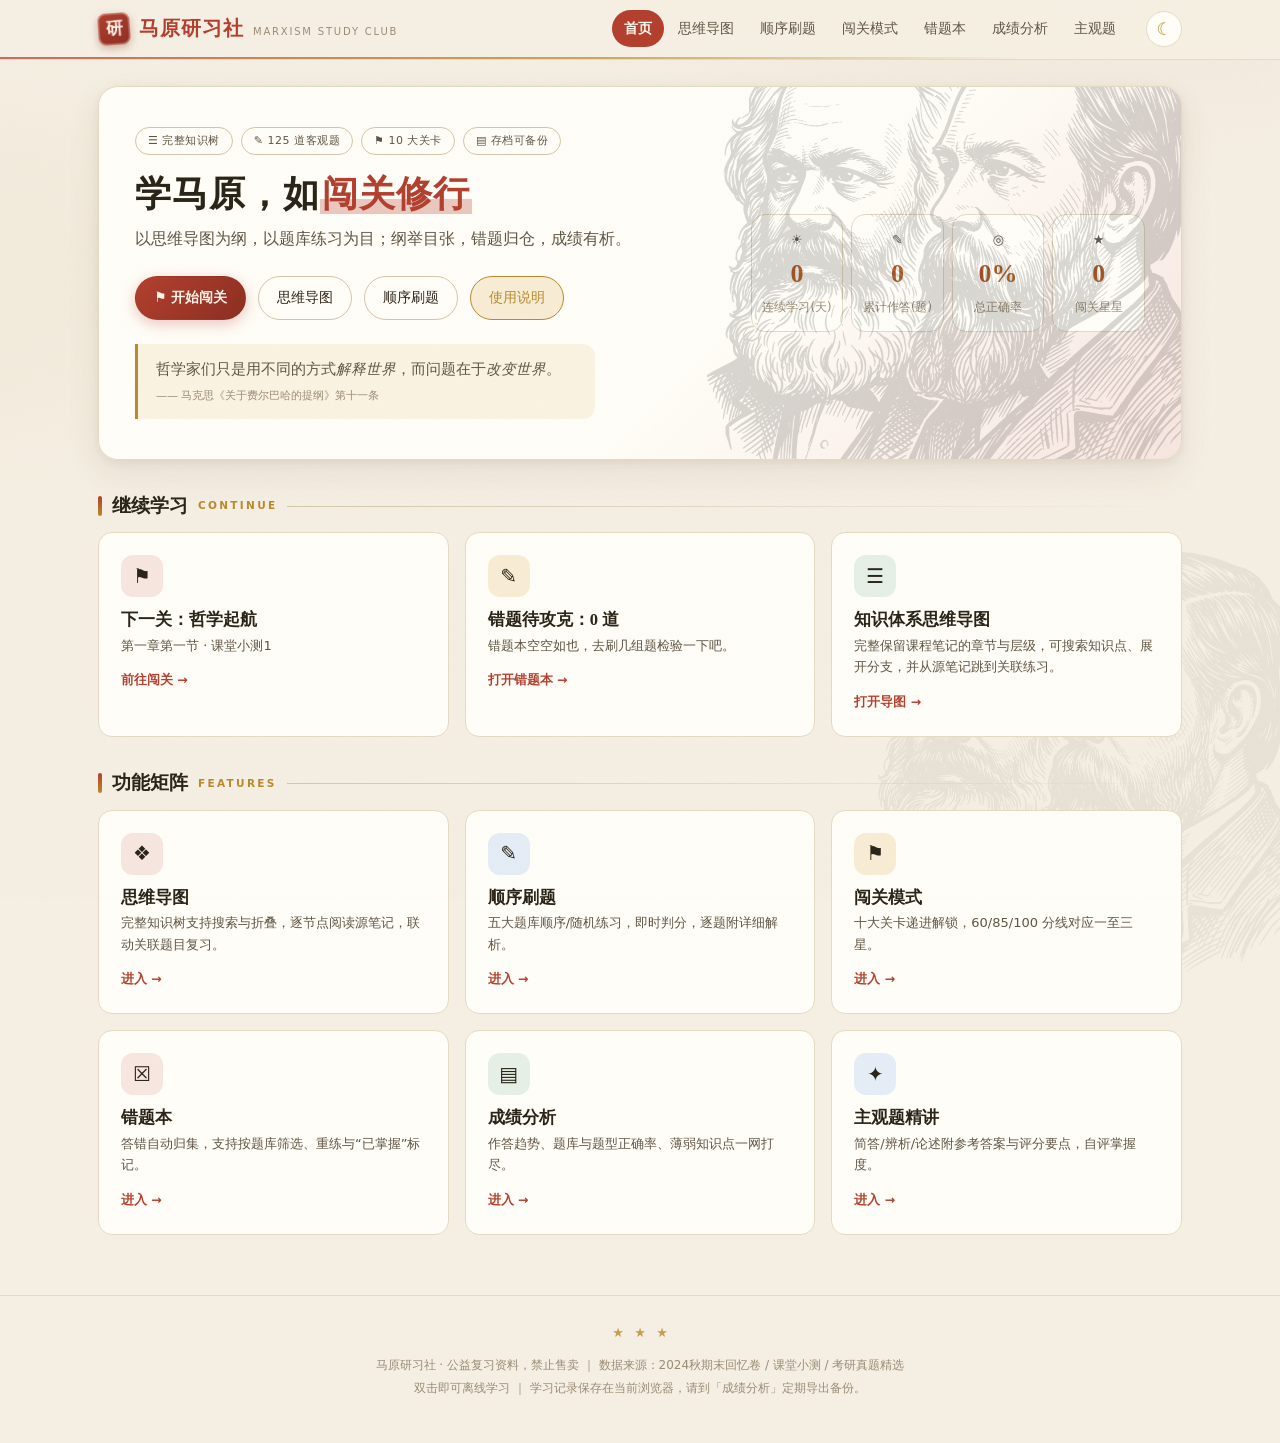
<file: Web/index.html>
<!DOCTYPE html>
<html lang="zh-CN" data-theme="light">
<head>
<meta charset="UTF-8">
<meta name="viewport" content="width=device-width, initial-scale=1.0">
<title>马原研习社 · 马克思主义基本原理学习平台</title>
<link rel="stylesheet" href="assets/style.css">
<link rel="stylesheet" href="assets/mindmap.css">
<link rel="icon" href="data:image/svg+xml,%3Csvg xmlns='http://www.w3.org/2000/svg' viewBox='0 0 32 32'%3E%3Ccircle cx='16' cy='16' r='15' fill='%23b3402f'/%3E%3Cpath d='M16 6l2.6 6.2 6.7.5-5.1 4.4 1.6 6.5L16 20l-5.8 3.6 1.6-6.5-5.1-4.4 6.7-.5z' fill='%23f3d9a4'/%3E%3C/svg%3E">
</head>
<body>
<img class="ink-watermark" src="assets/marx-engels.png" alt="" aria-hidden="true">
<header class="topbar">
  <div class="topbar-inner">
    <a class="brand" href="#/">
      <span class="brand-seal">研</span>
      <span class="brand-name">马原研习社</span>
      <span class="brand-sub">Marxism Study Club</span>
    </a>
    <nav class="nav" id="nav">
      <a href="#/" data-route="">首页</a>
      <a href="#/map" data-route="map">思维导图</a>
      <a href="#/practice" data-route="practice">顺序刷题</a>
      <a href="#/challenge" data-route="challenge">闯关模式</a>
      <a href="#/wrong" data-route="wrong">错题本</a>
      <a href="#/stats" data-route="stats">成绩分析</a>
      <a href="#/subjective" data-route="subjective">主观题</a>
    </nav>
    <button class="theme-toggle" id="themeToggle" title="切换明暗主题" aria-label="切换主题"></button>
  </div>
</header>

<p id="storageNotice" class="card" role="status" aria-live="polite" aria-atomic="true" hidden
  style="max-width:1140px;margin:16px auto;padding:12px 18px;color:var(--red)"></p>

<main id="view" class="view">
  <div class="loading-screen">
    <div class="loading-star"></div>
    <p>正在加载题库与知识图谱…</p>
  </div>
</main>

<footer class="footer">
  <p>马原研习社 · 公益复习资料，禁止售卖 ｜ 数据来源：2024秋期末回忆卷 / 课堂小测 / 考研真题精选</p>
  <p>双击即可离线学习 ｜ 学习记录保存在当前浏览器，请到「成绩分析」定期导出备份。</p>
</footer>

<script src="data/offline-data.js"></script>
<script src="assets/app.js"></script>
<script src="assets/quiz.js"></script>
<script src="assets/mindmap.js"></script>
<script src="assets/challenge.js"></script>
<script src="assets/wrongbook.js"></script>
<script src="assets/stats.js"></script>
</body>
</html>
</file>
<file: Web/assets/style.css>
/* ============================================================
   马原研习社 · 设计系统
   风格主题：「书斋纸感 × 思政朱红」
   - 纸质暖底 / 朱砂主色 / 鎏金点缀 / 衬线标题
   - 亮暗双主题（CSS 变量驱动）
   详见 DOCUMENTATION.md 第 2 节「视觉风格规范」
   ============================================================ */

/* ---------- 设计令牌（Design Tokens） ---------- */
:root {
  --font-display: "Noto Serif SC", "Source Han Serif SC", "Songti SC", "STSong", "SimSun", serif;
  --font-body: -apple-system, BlinkMacSystemFont, "PingFang SC", "Hiragino Sans GB",
               "Microsoft YaHei", "Segoe UI", system-ui, sans-serif;

  --bg: #f5efe3;
  --bg-2: #efe7d6;
  --card: #fffdf7;
  --card-2: #faf5ea;
  --ink: #2b2418;
  --ink-2: #5f5545;
  --mut: #9a8c76;
  --line: #e4d9c3;
  --line-2: #d3c6ab;

  --red: #b3402f;
  --red-deep: #8c2f22;
  --red-soft: #f7e5df;
  --gold: #b98a2e;
  --gold-soft: #f8edd4;
  --green: #3f7d4e;
  --green-soft: #e5efe6;
  --blue: #38618f;
  --blue-soft: #e4ecf6;

  --radius: 14px;
  --radius-sm: 9px;
  --shadow-sm: 0 1px 3px rgba(90, 66, 28, .07);
  --shadow: 0 2px 8px rgba(90, 66, 28, .08), 0 14px 34px rgba(90, 66, 28, .09);
  --maxw: 1120px;
}

html[data-theme="dark"] {
  --bg: #171411;
  --bg-2: #1f1a15;
  --card: #25201a;
  --card-2: #2d2720;
  --ink: #ede4d3;
  --ink-2: #c9bda5;
  --mut: #8f8270;
  --line: #3c352a;
  --line-2: #4d4436;

  --red: #e07655;
  --red-deep: #c05137;
  --red-soft: #40271f;
  --gold: #d9a94e;
  --gold-soft: #403420;
  --green: #6fae7d;
  --green-soft: #24382a;
  --blue: #7ba4d8;
  --blue-soft: #22303f;

  --shadow-sm: 0 1px 3px rgba(0, 0, 0, .35);
  --shadow: 0 2px 8px rgba(0, 0, 0, .4), 0 14px 34px rgba(0, 0, 0, .35);
}

/* ---------- 基础 ---------- */
* { box-sizing: border-box; }
html { scroll-behavior: smooth; }
body {
  margin: 0;
  font-family: var(--font-body);
  color: var(--ink);
  background:
    radial-gradient(1200px 500px at 85% -10%, rgba(179, 64, 47, .05), transparent 60%),
    radial-gradient(900px 420px at -10% 30%, rgba(185, 138, 46, .06), transparent 60%),
    var(--bg);
  background-attachment: fixed;
  line-height: 1.65;
  -webkit-font-smoothing: antialiased;
}
/* 纸面颗粒纹理：极淡的噪点覆盖层，营造"宣纸"质感（v1.2） */
body::before {
  content: ""; position: fixed; inset: 0; z-index: 2; pointer-events: none;
  background-image: url("data:image/svg+xml;utf8,<svg xmlns='http://www.w3.org/2000/svg' width='160' height='160'><filter id='n'><feTurbulence type='fractalNoise' baseFrequency='0.9' numOctaves='2' stitchTiles='stitch'/><feColorMatrix type='saturate' values='0'/></filter><rect width='100%25' height='100%25' filter='url(%23n)' opacity='0.55'/></svg>");
  background-size: 160px 160px;
  opacity: .045; mix-blend-mode: multiply;
}
html[data-theme="dark"] body::before { mix-blend-mode: screen; opacity: .05; }

/* ---------- 全局质感细节（v1.2） ---------- */
::-webkit-scrollbar { width: 10px; height: 10px; }
::-webkit-scrollbar-thumb { background: var(--line-2); border-radius: 99px; border: 2px solid var(--bg); }
::-webkit-scrollbar-thumb:hover { background: var(--mut); }
html { scrollbar-color: var(--line-2) var(--bg); }
:focus-visible { outline: 2px solid var(--gold); outline-offset: 2px; border-radius: 4px; }
@keyframes viewIn { from { opacity: 0; transform: translateY(12px); } }
.view > * { animation: viewIn .42s cubic-bezier(.21,.7,.3,1) both; }
.view > *:nth-child(2) { animation-delay: .04s; }
.view > *:nth-child(3) { animation-delay: .08s; }
.view > *:nth-child(4) { animation-delay: .12s; }
.view > *:nth-child(n+5) { animation-delay: .16s; }
h1, h2, h3, h4 { font-family: var(--font-display); font-weight: 700; line-height: 1.3; margin: 0 0 .5em; }
a { color: var(--red); text-decoration: none; }
button { font-family: inherit; cursor: pointer; }
code {
  background: var(--card-2); border: 1px solid var(--line);
  padding: .1em .4em; border-radius: 6px; font-size: .9em;
}
::selection { background: rgba(179, 64, 47, .25); }
@media (prefers-reduced-motion: reduce) {
  * { animation: none !important; transition: none !important; }
}

/* ---------- 顶栏 ---------- */
.topbar {
  position: sticky; top: 0; z-index: 50;
  background: color-mix(in srgb, var(--bg) 88%, transparent);
  backdrop-filter: blur(10px);
  border-bottom: 1px solid var(--line);
}
/* 顶栏底部朱金渐变细线 */
.topbar::after {
  content: ""; display: block; height: 2px;
  background: linear-gradient(90deg, var(--red), var(--gold) 45%, transparent 80%);
  opacity: .75;
}
.topbar-inner {
  max-width: var(--maxw); margin: 0 auto; padding: 10px 18px;
  display: flex; align-items: center; gap: 18px;
}
.brand { display: flex; align-items: baseline; gap: 9px; color: var(--red); flex-shrink: 0; }
/* 朱砂印章徽标：白字方印，微倾斜，如钤印落款 */
.brand-seal {
  align-self: center; width: 32px; height: 32px; border-radius: 8px;
  display: grid; place-items: center; transform: rotate(-4deg);
  background: linear-gradient(150deg, var(--red), var(--red-deep));
  color: #fff8ee; font-family: var(--font-display); font-size: 17px; font-weight: 800;
  box-shadow: 0 3px 8px rgba(140, 47, 34, .35), inset 0 0 0 1.5px rgba(255, 246, 234, .35);
  transition: transform .25s;
}
.brand:hover .brand-seal { transform: rotate(3deg) scale(1.06); }
.brand-name { font-family: var(--font-display); font-size: 20px; font-weight: 800; letter-spacing: 1px; }
.brand-sub { font-size: 10px; color: var(--mut); letter-spacing: .18em; text-transform: uppercase; }
.nav { display: flex; gap: 2px; margin-left: auto; overflow-x: auto; scrollbar-width: none; }
.nav a {
  color: var(--ink-2); font-size: 14px; padding: 7px 12px; border-radius: 99px;
  white-space: nowrap; transition: all .18s;
}
.nav a:hover { background: var(--red-soft); color: var(--red); }
.nav a.active { background: var(--red); color: #fff8ee; font-weight: 600; }
.theme-toggle {
  width: 36px; height: 36px; border-radius: 50%; border: 1px solid var(--line);
  background: var(--card); color: var(--gold); font-size: 17px; flex-shrink: 0;
  display: grid; place-items: center; transition: transform .2s;
}
.theme-toggle:hover { transform: rotate(25deg) scale(1.08); }
.theme-toggle::before { content: "☾"; }
html[data-theme="dark"] .theme-toggle::before { content: "☀"; }

/* ---------- 通用组件 ---------- */
.view { max-width: var(--maxw); margin: 0 auto; padding: 26px 18px 60px; min-height: 70vh; }
.card {
  background: var(--card); border: 1px solid var(--line); border-radius: var(--radius);
  box-shadow: var(--shadow-sm); padding: 22px;
}
.section-title {
  display: flex; align-items: center; gap: 10px; font-size: 19px; margin: 34px 0 14px;
}
.section-title::before {
  content: ""; width: 4px; height: 20px; border-radius: 2px;
  background: linear-gradient(var(--red), var(--gold));
}
.section-title::after {
  content: ""; flex: 1; height: 1px;
  background: linear-gradient(90deg, var(--line-2), transparent);
}
.section-title small {
  font-family: var(--font-body); font-size: 10.5px; color: var(--gold);
  font-weight: 600; letter-spacing: .22em; text-transform: uppercase;
}
.btn {
  display: inline-flex; align-items: center; gap: 7px;
  border: 1px solid var(--line-2); background: var(--card); color: var(--ink);
  padding: 9px 18px; border-radius: 99px; font-size: 14px; transition: all .18s;
}
.btn:hover { border-color: var(--red); color: var(--red); transform: translateY(-1px); }
.btn.primary {
  background: linear-gradient(135deg, var(--red), var(--red-deep));
  border-color: transparent; color: #fff6ea; font-weight: 600;
  box-shadow: 0 4px 14px rgba(166, 52, 38, .26);
}
.btn.primary:hover { background: linear-gradient(135deg, var(--red-deep), var(--red)); color: #fff;
  transform: translateY(-2px); box-shadow: 0 8px 20px rgba(166, 52, 38, .34); }
.btn.gold { background: var(--gold-soft); border-color: var(--gold); color: var(--gold); }
.btn.small { padding: 5px 13px; font-size: 12.5px; }
.btn:active { transform: translateY(0) scale(.97); }
.btn:disabled { opacity: .45; cursor: not-allowed; transform: none; box-shadow: none; }
.chip {
  display: inline-flex; align-items: center; gap: 5px;
  background: var(--card-2); border: 1px solid var(--line); color: var(--ink-2);
  padding: 3px 11px; border-radius: 99px; font-size: 12px;
}
.tag { font-size: 11px; padding: 2px 9px; border-radius: 4px; letter-spacing: .5px; }
.tag.red { background: var(--red-soft); color: var(--red); }
.tag.gold { background: var(--gold-soft); color: var(--gold); }
.tag.green { background: var(--green-soft); color: var(--green); }
.tag.blue { background: var(--blue-soft); color: var(--blue); }
.muted { color: var(--mut); }
.empty {
  text-align: center; color: var(--mut); padding: 60px 20px;
  border: 1.5px dashed var(--line-2); border-radius: var(--radius);
}
.grid { display: grid; gap: 16px; }
.toast {
  position: fixed; left: 50%; bottom: 34px; transform: translateX(-50%);
  background: color-mix(in srgb, var(--ink) 90%, transparent); color: var(--bg);
  padding: 10px 22px; border-radius: 99px;
  border: 1px solid color-mix(in srgb, var(--gold) 45%, transparent);
  backdrop-filter: blur(6px);
  font-size: 13.5px; box-shadow: var(--shadow); z-index: 99;
  animation: fadeUp .25s ease; pointer-events: none;
}
@keyframes fadeUp { from { opacity: 0; transform: translate(-50%, 10px); } }

/* ---------- 首页 ---------- */
.hero {
  display: grid; grid-template-columns: 1.5fr 1fr; gap: 24px; align-items: center;
  background: linear-gradient(135deg, var(--card) 60%, var(--red-soft));
  border: 1px solid var(--line); border-radius: 20px; padding: 40px 36px;
  box-shadow: var(--shadow); overflow: hidden; position: relative;
}
/* 马恩双人素描（版画线刻风，白底已转透明 PNG）：
   - 页级水印 .ink-watermark：全站固定于右下，沉浸式衬底（v1.1 新增）
   - 主视觉 .hero-portrait：首页 Hero 右侧，较明显但不抢文字 */
.ink-watermark {
  position: fixed; right: -3vw; bottom: -10vh; width: clamp(300px, 36vw, 540px);
  opacity: .055; pointer-events: none; user-select: none; z-index: -1;
}
html[data-theme="dark"] .ink-watermark { filter: invert(.92); opacity: .085; }
.hero-portrait {
  position: absolute; right: -38px; bottom: -46px; height: 138%;
  opacity: .15; pointer-events: none; user-select: none;
}
html[data-theme="dark"] .hero-portrait { filter: invert(.92); opacity: .17; }
@media (max-width: 920px) { .hero-portrait { height: 100%; right: -70px; opacity: .1; } }
.hero h1 { font-size: 36px; letter-spacing: 1px; margin-bottom: 6px; }
/* 手绘感朱色笔刷下划线 */
.hero h1 em {
  color: var(--red); font-style: normal;
  background: linear-gradient(transparent 60%, rgba(179, 64, 47, .26) 60%);
  background: linear-gradient(transparent 62%, color-mix(in srgb, var(--red) 28%, transparent) 62%);
  padding: 0 2px;
}
.hero .slogan { color: var(--ink-2); margin: 8px 0 24px; }
.hero-actions { display: flex; gap: 12px; flex-wrap: wrap; }
/* 资料徽章带 */
.hero-badges { display: flex; gap: 8px; flex-wrap: wrap; margin-bottom: 16px; }
.hero-badges span {
  font-size: 11px; padding: 4px 12px; border-radius: 99px; letter-spacing: .5px;
  border: 1px solid var(--line-2); color: var(--ink-2);
  background: color-mix(in srgb, var(--card) 65%, transparent);
}
/* 名言引言带（金线左侧、衬线体） */
.hero-quote {
  margin: 24px 0 0; padding: 12px 18px; max-width: 460px;
  border-left: 3px solid var(--gold); border-radius: 0 12px 12px 0;
  background: color-mix(in srgb, var(--gold-soft) 60%, transparent);
  font-family: var(--font-display); font-size: 14.5px; color: var(--ink-2); line-height: 1.85;
}
.hero-quote span { display: block; font-size: 11px; color: var(--mut); margin-top: 4px; font-family: var(--font-body); }
.stat-strip { display: grid; grid-template-columns: repeat(4, 1fr); gap: 8px; }
.stat-tile {
  background: var(--card); border: 1px solid var(--line); border-radius: var(--radius);
  padding: 14px 10px; text-align: center; transition: all .22s;
}
.stat-tile:hover { transform: translateY(-3px); box-shadow: var(--shadow); border-color: var(--gold); }
.stat-tile .ic { display: block; font-size: 13px; opacity: .75; margin-bottom: 2px; }
.stat-tile .num {
  font-family: var(--font-display); font-size: 26px; font-weight: 800;
  background: linear-gradient(135deg, var(--red), var(--gold));
  -webkit-background-clip: text; background-clip: text; color: transparent;
}
.stat-tile .lbl { font-size: 11.5px; color: var(--mut); margin-top: 2px; }
.feature-grid { display: grid; grid-template-columns: repeat(3, 1fr); gap: 16px; }
.feature-card {
  background: var(--card); border: 1px solid var(--line); border-radius: var(--radius);
  padding: 22px; transition: all .22s; position: relative; overflow: hidden;
  display: block; color: var(--ink);
}
/* 悬停时顶部亮起的朱金光带 */
.feature-card::before {
  content: ""; position: absolute; top: 0; left: 24px; right: 24px; height: 3px;
  border-radius: 0 0 99px 99px;
  background: linear-gradient(90deg, var(--red), var(--gold));
  opacity: 0; transform: scaleX(.3); transition: all .25s;
}
.feature-card:hover { transform: translateY(-4px); box-shadow: var(--shadow); border-color: var(--red); }
.feature-card:hover::before { opacity: 1; transform: scaleX(1); }
.feature-card .fi { transition: transform .22s; }
.feature-card:hover .fi { transform: scale(1.12) rotate(-4deg); }
.feature-card .fi {
  width: 42px; height: 42px; border-radius: 12px; display: grid; place-items: center;
  font-size: 20px; margin-bottom: 12px;
}
.feature-card h3 { font-size: 16.5px; margin-bottom: 4px; }
.feature-card p { font-size: 13px; color: var(--ink-2); margin: 0 0 10px; }
.feature-card .go { font-size: 12.5px; color: var(--red); font-weight: 600; }
.next-actions { display: grid; grid-template-columns: repeat(3, 1fr); gap: 16px; }

/* ---------- 思维导图 ---------- */
.map-layout { display: grid; grid-template-columns: 1fr 320px; gap: 16px; align-items: start; }
.map-canvas-wrap {
  background:
    radial-gradient(circle at 1px 1px, var(--line-2) 1px, transparent 0) 0 0 / 26px 26px,
    var(--card);
  border: 1px solid var(--line); border-radius: var(--radius);
  height: 68vh; min-height: 480px; overflow: hidden; position: relative; cursor: grab;
}
.map-canvas-wrap:active { cursor: grabbing; }
.map-tools { position: absolute; right: 12px; top: 12px; display: flex; flex-direction: column; gap: 6px; z-index: 5; }
.map-tools button {
  width: 34px; height: 34px; border-radius: 10px; border: 1px solid var(--line);
  background: var(--card); color: var(--ink-2); font-size: 16px; box-shadow: var(--shadow-sm);
}
.map-tools button:hover { color: var(--red); border-color: var(--red); }
.map-node rect {
  fill: var(--card); stroke: var(--line-2); stroke-width: 1.2; rx: 10;
  transition: all .18s; cursor: pointer;
}
.map-node:hover rect { stroke: var(--red); filter: drop-shadow(0 3px 8px rgba(179, 64, 47, .25)); }
.map-node text { font-size: 12.5px; fill: var(--ink); pointer-events: none; }
.map-node .node-pct { font-size: 9.5px; fill: var(--mut); }
.map-node.lv0 rect { fill: var(--red); stroke: var(--red); }
.map-node.lv0 text { fill: #fff4e4; font-weight: 700; font-size: 14px; }
.map-node.lv1 rect { fill: var(--gold-soft); stroke: var(--gold); }
.map-node.has-link rect { stroke-dasharray: 0; }
.map-node .badge-dot { fill: var(--green); }
.map-link { fill: none; stroke: var(--line-2); stroke-width: 1.4; }
.map-toggle { cursor: pointer; }
.map-toggle circle { fill: var(--card-2); stroke: var(--line-2); }
.map-toggle:hover circle { stroke: var(--red); fill: var(--red-soft); }
.map-toggle text { fill: var(--ink-2); font-size: 11px; text-anchor: middle; pointer-events: none; }
.map-panel { position: sticky; top: 76px; max-height: calc(100vh - 100px); overflow-y: auto; }
.map-panel h3 { color: var(--red); font-size: 17px; }
.map-panel .notes { font-size: 13px; color: var(--ink-2); max-height: 320px; overflow-y: auto;
  border-left: 3px solid var(--gold-soft); padding-left: 12px; margin: 12px 0; }
.map-panel .notes li { margin-bottom: 5px; }
.map-panel .notes p { margin: 4px 0; }

/* ---------- 刷题 / 题目卡片 ---------- */
.bank-grid { display: grid; grid-template-columns: repeat(2, 1fr); gap: 16px; }
.bank-card h3 { font-size: 16.5px; margin-bottom: 3px; }
.bank-card .desc { font-size: 12.5px; color: var(--ink-2); min-height: 34px; }
.bank-meta { display: flex; gap: 8px; flex-wrap: wrap; margin: 10px 0; }
.bank-actions { display: flex; gap: 8px; margin-top: 12px; }
.progressline { height: 6px; background: var(--bg-2); border-radius: 99px; overflow: hidden; margin-top: 10px; }
.progressline i { display: block; height: 100%; background: linear-gradient(90deg, var(--red), var(--gold)); border-radius: 99px; }

.quiz-shell { max-width: 780px; margin: 0 auto; }
.quiz-topbar { display: flex; align-items: center; gap: 10px; margin-bottom: 14px; flex-wrap: wrap; }
.quiz-progress { flex: 1; height: 5px; background: var(--bg-2); border-radius: 99px; overflow: hidden; min-width: 100px; }
.quiz-progress i { display: block; height: 100%; background: linear-gradient(90deg, var(--red), var(--gold)); transition: width .3s; }
.q-card { background: var(--card); border: 1px solid var(--line); border-radius: var(--radius);
  box-shadow: var(--shadow-sm); padding: 26px; position: relative; overflow: hidden; }
/* 题卡左侧朱金细缨 */
.q-card::before {
  content: ""; position: absolute; left: 0; top: 22px; bottom: 22px; width: 3.5px;
  border-radius: 0 4px 4px 0; background: linear-gradient(var(--red), var(--gold));
}
.q-head { display: flex; gap: 8px; align-items: center; flex-wrap: wrap; margin-bottom: 12px; }
.q-stem { font-size: 16.5px; font-weight: 600; line-height: 1.75; margin: 6px 0 18px; }
.opt {
  display: flex; gap: 12px; align-items: flex-start; width: 100%; text-align: left;
  background: var(--card-2); border: 1.5px solid var(--line); border-radius: var(--radius-sm);
  padding: 12px 14px; margin-bottom: 10px; font-size: 14.5px; color: var(--ink);
  transition: all .16s;
}
.opt:hover:not(:disabled) { border-color: var(--red); background: var(--red-soft); }
.opt .key {
  flex-shrink: 0; width: 24px; height: 24px; border-radius: 50%; border: 1.5px solid var(--line-2);
  display: grid; place-items: center; font-size: 12px; font-weight: 700; color: var(--ink-2);
  background: var(--card);
}
.opt.sel { border-color: var(--red); background: var(--red-soft); }
.opt.sel .key { background: var(--red); border-color: var(--red); color: #fff; }
.opt.right { border-color: var(--green); background: var(--green-soft); }
.opt.right .key { background: var(--green); border-color: var(--green); color: #fff; }
.opt.wrong-pick { border-color: var(--red); background: var(--red-soft); animation: shake .3s; }
.opt:disabled { cursor: default; opacity: .92; }
@keyframes shake { 25% { transform: translateX(-4px);} 75% { transform: translateX(4px);} }
.q-feedback { border-radius: var(--radius-sm); padding: 14px 16px; margin: 14px 0 0; font-size: 14px; }
.q-feedback.ok { background: var(--green-soft); border: 1px solid var(--green); }
.q-feedback.bad { background: var(--red-soft); border: 1px solid var(--red); }
.q-analysis { margin-top: 14px; border-top: 1.5px dashed var(--line-2); padding-top: 12px; font-size: 13.5px; color: var(--ink-2); }
.q-analysis h4 { font-size: 13px; color: var(--gold); letter-spacing: 2px; margin-bottom: 6px; }
.q-actions { display: flex; justify-content: space-between; gap: 10px; margin-top: 20px; }

/* 答题卡模式（闯关/考试） */
.answer-sheet { display: flex; flex-wrap: wrap; gap: 7px; margin: 14px 0; }
.answer-sheet button {
  width: 34px; height: 34px; border-radius: 9px; border: 1.5px solid var(--line);
  background: var(--card); font-size: 12px; color: var(--ink-2); transition: all .15s;
}
.answer-sheet button.done { background: var(--red); border-color: var(--red); color: #fff; }
.answer-sheet button.cur { outline: 2px solid var(--gold); }
.answer-sheet button.right { background: var(--green); border-color: var(--green); color: #fff; }
.answer-sheet button.wrong { background: var(--red); border-color: var(--red); color: #fff; }
.score-hero { text-align: center; padding: 36px 20px; }
.score-ring { width: 150px; height: 150px; margin: 0 auto 16px; }
.score-hero .pct { font-family: var(--font-display); font-size: 34px; font-weight: 800; }
.stars { font-size: 30px; letter-spacing: 6px; color: var(--gold); }
.stars .off { color: var(--line-2); }

/* ---------- 闯关地图 ---------- */
.level-path { position: relative; max-width: 640px; margin: 0 auto; padding: 10px 0 30px; }
.level-path::before {
  content: ""; position: absolute; left: 29px; top: 20px; bottom: 20px; width: 3px;
  background: repeating-linear-gradient(var(--gold) 0 8px, transparent 8px 16px);
  opacity: .45;
}
/* 当前待攻关卡：节点填朱并发出脉冲光环，引导玩家 */
.level-item.next .level-node {
  background: linear-gradient(135deg, var(--red), var(--red-deep));
  color: #fff6ea; border-color: var(--red);
  animation: pulseRing 1.8s ease-out infinite;
}
@keyframes pulseRing {
  0% { box-shadow: 0 0 0 0 rgba(179, 64, 47, .42); }
  70% { box-shadow: 0 0 0 15px rgba(179, 64, 47, 0); }
  100% { box-shadow: 0 0 0 0 rgba(179, 64, 47, 0); }
}
.level-item.next .level-body { border-color: var(--red); box-shadow: 0 4px 18px rgba(179, 64, 47, .14); }
.level-item { position: relative; display: flex; gap: 18px; align-items: flex-start; margin-bottom: 18px; }
.level-node {
  flex-shrink: 0; width: 60px; height: 60px; border-radius: 50%; z-index: 1;
  border: 3px solid var(--gold); background: var(--card); display: grid; place-items: center;
  font-family: var(--font-display); font-size: 21px; font-weight: 800; color: var(--gold);
  box-shadow: var(--shadow-sm); transition: all .2s;
}
.level-item.unlocked .level-node { border-color: var(--red); color: var(--red); cursor: pointer; }
.level-item.unlocked .level-node:hover { transform: scale(1.1); box-shadow: var(--shadow); }
.level-item.locked { opacity: .62; }
.level-item.locked .level-node { border-color: var(--line-2); color: var(--mut); }
.level-body { flex: 1; background: var(--card); border: 1px solid var(--line); border-radius: var(--radius); padding: 15px 18px; }
.level-body h3 { font-size: 16px; margin: 0 0 2px; }
.level-body .sub { font-size: 12.5px; color: var(--ink-2); }
.level-foot { display: flex; align-items: center; gap: 10px; margin-top: 9px; flex-wrap: wrap; }
.level-stars { color: var(--gold); font-size: 15px; letter-spacing: 2px; }
.level-best { font-size: 11.5px; color: var(--mut); }

/* ---------- 错题本 ---------- */
.wrong-item { display: flex; gap: 14px; align-items: flex-start; }
.wrong-item .wi-body { flex: 1; }
.wrong-item .wi-stem { font-size: 14.5px; font-weight: 600; margin-bottom: 6px; }
.wrong-item .wi-meta { display: flex; gap: 7px; flex-wrap: wrap; align-items: center; font-size: 12px; color: var(--mut); }
.wrong-item .wi-act { display: flex; flex-direction: column; gap: 6px; }
.wrong-item.mastered { opacity: .55; }
.tabs { display: flex; gap: 6px; margin: 16px 0; }
.tabs button {
  border: 1px solid var(--line); background: var(--card); color: var(--ink-2);
  padding: 7px 18px; border-radius: 99px; font-size: 13.5px;
}
.tabs button.on { background: var(--red); border-color: var(--red); color: #fff; font-weight: 600; }

/* ---------- 成绩分析 ---------- */
.stats-grid { display: grid; grid-template-columns: repeat(5, 1fr); gap: 12px; }
.chart-card h3 { font-size: 15px; color: var(--ink-2); font-family: var(--font-body); font-weight: 600; }
.hbar-row { display: grid; grid-template-columns: 130px 1fr 74px; gap: 10px; align-items: center; margin-bottom: 10px; font-size: 12.5px; }
.hbar-row .bar { height: 14px; background: var(--bg-2); border-radius: 99px; overflow: hidden; }
.hbar-row .bar i { display: block; height: 100%; border-radius: 99px;
  background: linear-gradient(90deg, var(--red), var(--gold)); }
.hbar-row .val { text-align: right; color: var(--ink-2); }
.sess-table { width: 100%; border-collapse: collapse; font-size: 13px; }
.sess-table th, .sess-table td { text-align: left; padding: 9px 10px; border-bottom: 1px solid var(--line); }
.sess-table th { color: var(--mut); font-weight: 500; font-size: 12px; }
.weak-list li { margin-bottom: 10px; font-size: 13.5px; }

/* ---------- 主观题 ---------- */
.subj-list { display: grid; gap: 14px; }
.subj-card .ref { display: none; margin-top: 14px; border-top: 1.5px dashed var(--line-2); padding-top: 14px; font-size: 13.5px; color: var(--ink-2); }
.subj-card.open .ref { display: block; }
.subj-card .prompt { background: var(--card-2); border: 1px solid var(--line); border-radius: var(--radius-sm);
  padding: 14px; font-size: 13px; color: var(--ink-2); margin: 12px 0; white-space: pre-wrap; max-height: 300px; overflow-y: auto; }
.self-grade { display: flex; gap: 8px; margin-top: 14px; }

/* ---------- mdLite 渲染细节 ---------- */
.q-analysis ul, .ref ul, .map-panel .notes ul { padding-left: 19px; margin: 6px 0; }
.q-analysis p, .ref p { margin: 5px 0; }
p.quote, .quote {
  color: var(--ink-2); border-left: 3px solid var(--gold-soft);
  padding: 4px 0 4px 12px; margin: 6px 0; font-size: .94em;
}
.opt span:last-child { flex: 1; }

/* ---------- 其他 ---------- */
.loading-screen { text-align: center; padding: 120px 0; color: var(--mut); }
.loading-star {
  width: 44px; height: 44px; margin: 0 auto 18px; background: var(--red);
  clip-path: polygon(50% 0, 63% 37%, 100% 38%, 70% 61%, 81% 100%, 50% 76%, 19% 100%, 30% 61%, 0 38%, 37% 37%);
  animation: spinPulse 1.2s ease-in-out infinite;
}
@keyframes spinPulse { 50% { transform: rotate(72deg) scale(1.12); opacity: .75; } }
.footer { text-align: center; color: var(--mut); font-size: 12px; padding: 26px 16px 40px; border-top: 1px solid var(--line); }
.footer::before {
  content: "★"; display: block; color: var(--gold); font-size: 13px;
  letter-spacing: 14px; text-indent: 14px; margin-bottom: 12px; opacity: .8;
  text-shadow: -22px 0 0 var(--gold), 22px 0 0 var(--gold);
}
.footer p { margin: 4px 0; }

/* ---------- 响应式 ---------- */
@media (max-width: 920px) {
  .hero { grid-template-columns: 1fr; padding: 28px 22px; }
  .feature-grid, .next-actions { grid-template-columns: 1fr; }
  .bank-grid { grid-template-columns: 1fr; }
  .stats-grid { grid-template-columns: repeat(2, 1fr); }
  .map-layout { grid-template-columns: 1fr; }
  .map-panel { position: static; }
  .brand-sub { display: none; }
  .topbar-inner { flex-wrap: wrap; gap: 8px; }
  .nav { order: 3; width: 100%; }
  .stat-strip { grid-template-columns: repeat(2, 1fr); }
  .hbar-row { grid-template-columns: 96px 1fr 64px; }
  .grid[style*="grid-template-columns"] { grid-template-columns: 1fr !important; }
}
</file>
<file: Web/assets/mindmap.css>
/* 思维导图专属样式；沿用纸面、朱红和金色设计令牌。 */
.mm-workspace { margin-top: 4px; }
.mm-workspace [hidden] { display: none !important; }
.mm-workspace button, .mm-workspace input, .mm-workspace select { font-family: inherit; }
.mm-workspace button { color: var(--ink); }
.mm-workspace button:focus-visible, .mm-workspace input:focus-visible, .mm-workspace select:focus-visible { outline: 2px solid var(--gold); outline-offset: 3px; }
.mm-sr-only { position: absolute; width: 1px; height: 1px; padding: 0; margin: -1px; overflow: hidden; clip: rect(0,0,0,0); white-space: nowrap; border: 0; }
.mm-heading { display: flex; align-items: end; justify-content: space-between; gap: 18px; margin-bottom: 20px; }
.mm-eyebrow { font-size: 10.5px; color: var(--gold); letter-spacing: .15em; font-weight: 600; }
.mm-heading h2 { margin: 5px 0 0; font-size: clamp(22px,2.5vw,29px); letter-spacing: .02em; }
.mm-heading h2 em { font-style: normal; color: var(--red); }
.mm-total { font-size: 12px; color: var(--ink-2); white-space: nowrap; padding-bottom: 3px; }
.mm-total span { margin: 0 7px; color: var(--gold); }
.mm-controls { display: flex; align-items: center; gap: 14px; margin-bottom: 12px; }
.mm-search-field { flex: 1; min-width: 0; display: flex; align-items: center; background: var(--card); border: 1px solid var(--line-2); border-radius: 10px; overflow: hidden; }
.mm-search-field > span { font-size: 25px; color: var(--gold); padding: 0 13px; }
.mm-search-field input { width: 100%; min-width: 0; height: 46px; border: 0; background: transparent; color: var(--ink); padding: 8px 4px; font-size: 13px; }
.mm-search-field input::placeholder { color: var(--mut); }
.mm-search-field select { height: 32px; padding: 0 9px; border: 0; border-left: 1px solid var(--line); margin-right: 5px; color: var(--ink-2); background: var(--card); font-size: 12px; }
.mm-mode { display: flex; background: var(--bg-2); padding: 4px; gap: 3px; border-radius: 10px; }
.mm-mode button { border: 0; border-radius: 7px; background: transparent; padding: 9px 13px; font-size: 12px; white-space: nowrap; }
.mm-mode button[aria-pressed="true"] { color: var(--red); background: var(--card); box-shadow: var(--shadow-sm); font-weight: 600; }
.mm-branches { display: flex; flex-wrap: wrap; gap: 8px; margin: 14px 0 19px; }
.mm-branches button { display: flex; align-items: center; gap: 8px; min-height: 40px; border: 1px solid var(--line-2); background: var(--card); padding: 8px 13px; border-radius: 9px; font-size: 12px; }
.mm-branches button span { color: var(--mut); font-size: 10px; }
.mm-branches button.is-active { border-color: var(--red); color: var(--red); background: var(--red-soft); font-weight: 600; }
.mm-branches button.is-active span { color: var(--red); opacity: .7; }
.mm-layout { display: grid; grid-template-columns: minmax(0,1fr) 345px; align-items: start; gap: 16px; scroll-margin-top: 90px; }
.mm-reader { min-width: 0; border: 1px solid var(--line); border-radius: var(--radius); overflow: hidden; background: var(--card); box-shadow: var(--shadow-sm); }
.mm-reader-head { display: flex; justify-content: space-between; align-items: center; gap: 10px; padding: 13px 14px; border-bottom: 1px solid var(--line); }
.mm-reader-head > div:first-child { min-width: 0; }
.mm-reader-head strong { display: block; font-size: 13px; overflow-wrap: anywhere; }
.mm-reader-head #mmVisibleCount { display: block; color: var(--mut); font-size: 10px; margin-top: 3px; }
.mm-expand-tools { display: flex; gap: 5px; flex-shrink: 0; }
.mm-expand-tools button { border: 1px solid var(--line); background: var(--card-2); border-radius: 6px; padding: 7px 8px; font-size: 10.5px; }
.mm-expand-tools button:hover { border-color: var(--red); color: var(--red); }
.mm-canvas { height: clamp(490px,66vh,690px); min-height: 490px; position: relative; overflow: hidden; background: radial-gradient(circle at 1px 1px,var(--line) 1px,transparent 0) 0 0 / 24px 24px,var(--card); }
.mm-canvas svg { display: block; width: 100%; height: 100%; touch-action: none; cursor: grab; user-select: none; }
.mm-canvas svg:active { cursor: grabbing; }
.mm-link { fill: none; stroke: var(--line-2); stroke-width: 1.5; }
.mm-node { cursor: pointer; outline: none; }
.mm-node > rect { fill: var(--card); stroke: var(--line-2); stroke-width: 1.35; }
.mm-node.mm-heading-node > rect { fill: var(--gold-soft); stroke: var(--gold); }
.mm-node.mm-scope-node > rect { fill: var(--red); stroke: var(--red-deep); }
.mm-node-label { font-size: 14px; fill: var(--ink); font-family: var(--font-body); }
.mm-node.mm-scope-node .mm-node-label { fill: #fff8ed; font-weight: 600; }
.mm-node-count { font-size: 9px; fill: var(--mut); font-family: var(--font-body); }
.mm-scope-node .mm-node-count { fill: #fff3d7; }
.mm-node:hover > rect, .mm-node:focus-visible > rect { stroke: var(--red); stroke-width: 2.4; }
.mm-node.is-selected > rect { stroke: var(--red); stroke-width: 2.7; filter: drop-shadow(0 2px 5px rgba(120,50,25,.13)); }
.mm-scope-node.is-selected > rect, .mm-scope-node:focus-visible > rect { stroke: var(--gold); stroke-width: 3; }
.mm-node text { pointer-events: none; }
.mm-toggle > rect { fill: var(--card); stroke: var(--line-2); stroke-width: 1.3; }
.mm-toggle text { font-size: 18px; fill: var(--ink-2); }
.mm-toggle:hover > rect, .mm-toggle:focus-visible > rect { fill: var(--red-soft); stroke: var(--red); stroke-width: 2; }
.mm-zoom-tools { display: flex; align-items: center; justify-content: center; gap: 5px; position: absolute; bottom: 36px; left: 50%; transform: translateX(-50%); background: var(--card); border: 1px solid var(--line); padding: 5px; border-radius: 10px; box-shadow: var(--shadow-sm); white-space: nowrap; }
.mm-zoom-tools button { border: 0; background: var(--card-2); height: 34px; min-width: 34px; border-radius: 6px; font-size: 18px; }
.mm-zoom-tools button:hover { background: var(--red-soft); color: var(--red); }
.mm-zoom-tools .mm-fit { font-size: 11px; padding: 0 10px; }
.mm-zoom-tools output { min-width: 37px; text-align: center; font-size: 10px; color: var(--ink-2); }
.mm-canvas-help { position: absolute; bottom: 10px; width: 100%; text-align: center; font-size: 10px; color: var(--mut); pointer-events: none; }
.mm-legend { display: flex; flex-wrap: wrap; gap: 6px 14px; padding: 11px 14px; font-size: 10px; color: var(--ink-2); border-top: 1px solid var(--line); }
.mm-legend > span { display: inline-flex; align-items: center; gap: 5px; }
.mm-tree-line { width: 17px; height: 0; border-top: 1px solid var(--line-2); }
.mm-relation-line { width: 17px; height: 0; border-top: 2px dashed var(--red); }
.mm-outline { max-height: 66vh; min-height: 420px; overflow: auto; padding: 10px; }
.mm-outline ul { list-style: none; margin: 0; padding-left: 20px; }
.mm-outline > ul { padding-left: 0; }
.mm-outline li { margin: 2px 0; }
.mm-outline li > ul { border-left: 1px solid var(--line); margin-left: 16px; }
.mm-outline-row { display: flex; align-items: start; border-radius: 7px; }
.mm-outline-row.is-selected { background: var(--red-soft); }
.mm-outline-toggle { flex: 0 0 33px; width: 33px; height: 39px; background: transparent; border: 0; font-size: 19px; color: var(--gold) !important; }
.mm-outline-dot { flex: 0 0 33px; text-align: center; line-height: 38px; color: var(--mut); }
.mm-outline-label { flex: 1; min-width: 0; display: block; width: 100%; padding: 9px 7px 9px 0; border: 0; background: transparent; text-align: left; line-height: 1.7; font-size: 13px; overflow-wrap: anywhere; scroll-margin-block: 10px; }
.mm-outline-label small { display: block; font-size: 10px; color: var(--mut); }
.mm-outline-row.is-selected .mm-outline-label { color: var(--red); font-weight: 600; }
.mm-outline-label:hover { color: var(--red); }
.mm-panel { position: sticky; top: 80px; max-height: calc(100vh - 105px); overflow: auto; padding: 19px 18px; min-width: 0; scrollbar-width: thin; }
.mm-panel-top { display: flex; justify-content: space-between; align-items: center; gap: 10px; }
.mm-panel-locate { background: transparent; border: 0; color: var(--red) !important; font-size: 11px !important; padding: 5px; }
.mm-panel h3 { margin: 7px 0 10px; font-size: 19px; color: var(--red); line-height: 1.55; overflow-wrap: anywhere; }
.mm-breadcrumb { display: flex; gap: 2px 4px; flex-wrap: wrap; font-size: 10px; line-height: 1.7; }
.mm-breadcrumb button { border: 0; padding: 0; background: transparent; text-align: left; color: var(--ink-2); font-size: inherit; }
.mm-breadcrumb button:hover { color: var(--red); text-decoration: underline; }
.mm-breadcrumb > span { color: var(--mut); }
.mm-source { margin: 9px 0 14px; color: var(--mut); font-size: 10.5px; }
.mm-notes { color: var(--ink-2); font-size: 12.5px; line-height: 1.85; overflow-wrap: anywhere; }
.mm-notes p { margin: 5px 0; }
.mm-notes strong { color: var(--ink); }
.mm-own-notes { padding-left: 10px; border-left: 3px solid var(--gold-soft); margin-bottom: 15px; }
.mm-child-notes h4, .mm-practice h4 { font-size: 13px; margin: 18px 0 6px; color: var(--gold); }
.mm-child-notes h4 span { color: var(--mut); font-size: 11px; font-family: var(--font-body); margin-left: 5px; }
.mm-panel-hint { font-size: 10.5px; color: var(--mut); margin: 0 0 9px; }
.mm-note-branch { border-left: 1px solid var(--line-2); padding: 0 0 0 10px; margin: 9px 0; }
.mm-note-branch > summary { cursor: pointer; font-size: 12.5px; font-weight: 600; line-height: 1.7; overflow-wrap: anywhere; }
.mm-note-branch > summary small { font-size: 9px; font-weight: 400; color: var(--mut); margin-left: 4px; }
.mm-note-body { padding: 5px 0 4px 2px; }
.mm-note-jump { display: inline-block; border: 0; background: transparent; padding: 2px 0; color: var(--red) !important; font-size: 10px !important; }
.mm-note-source { margin-left: 8px; font-size: 9px; color: var(--mut); }
.mm-original { margin-top: 12px; padding-top: 8px; border-top: 1px dashed var(--line); font-size: 10px; color: var(--mut); }
.mm-original summary { cursor: pointer; padding: 3px 0; }
.mm-original pre, .mm-raw-notes { white-space: pre-wrap; overflow-wrap: anywhere; font-size: 11px; color: var(--ink-2); background: var(--card-2); padding: 9px; border-radius: 5px; line-height: 1.7; }
.mm-practice { border-top: 1px solid var(--line); margin-top: 16px; }
.mm-practice-score { display: flex; align-items: center; gap: 13px; margin: 11px 0 7px; }
.mm-practice-score > strong { font-family: var(--font-display); color: var(--red); font-size: 23px; }
.mm-practice-score > span { font-size: 11px; }
.mm-practice-score small { display: block; font-size: 10px; color: var(--mut); margin-top: 2px; }
.mm-practice > p { color: var(--mut); font-size: 10px; margin: 5px 0 11px; }
.mm-practice-actions { display: grid; gap: 7px; }
.mm-practice-actions .btn { justify-content: space-between; text-align: left; border-radius: 7px; font-size: 11px; }
.mm-practice-actions .btn span { color: var(--mut); font-size: 10px; }
.mm-search-results { padding: 13px 15px; background: var(--card); border: 1px solid var(--line-2); border-radius: 10px; box-shadow: var(--shadow-sm); }
.mm-results-head { display: flex; align-items: center; gap: 10px; font-size: 12px; margin-bottom: 9px; }
.mm-results-head > span { color: var(--mut); font-size: 10px; }
.mm-results-head > button { margin-left: auto; background: transparent; border: 0; font-size: 11px; color: var(--red); }
.mm-result-items { display: grid; grid-template-columns: repeat(2,minmax(0,1fr)); gap: 7px; }
.mm-result { background: var(--card-2); border: 1px solid var(--line); border-radius: 7px; padding: 10px 12px; text-align: left; line-height: 1.7; overflow-wrap: anywhere; }
.mm-result:hover { border-color: var(--red); }
.mm-result strong { display: block; font-size: 12px; }
.mm-result > span { display: block; font-size: 11px; color: var(--ink-2); margin: 3px 0; }
.mm-result small { display: block; color: var(--mut); font-size: 9px; }
.mm-result mark { background: var(--gold-soft); color: var(--red); border-radius: 2px; padding: 1px; }
.mm-search-pages { display: flex; align-items: center; justify-content: center; gap: 16px; padding-top: 12px; font-size: 11px; }
.mm-search-pages button { padding: 6px 10px; border: 1px solid var(--line); border-radius: 5px; background: var(--card-2); }
.mm-search-pages button:disabled { opacity: .4; cursor: default; }
.mm-no-results { font-size: 12px; color: var(--mut); margin: 3px 0; }
.mm-diagram { margin: 14px 0; border: 1px solid var(--line-2); background: var(--card-2); border-radius: 9px; padding: 11px; }
.mm-diagram figcaption { font-size: 11.5px; font-weight: 600; margin-bottom: 12px; }
.mm-relation-mark { background: var(--red-soft); color: var(--red); font-size: 9px; border-radius: 3px; padding: 2px 5px; margin-right: 5px; font-weight: 400; }
.mm-diagram p { color: var(--ink-2); font-size: 11px; line-height: 1.85; margin: 10px 0 0; }
.mm-process { display: grid; grid-template-columns: 1fr 14px 1fr 14px 1fr; align-items: center; text-align: center; gap: 2px; }
.mm-process > div { padding: 9px 2px; border: 1px solid var(--line-2); border-radius: 6px; font-size: 12px; font-weight: 600; background: var(--card); }
.mm-process small { display: block; font-size: 8px; font-weight: 400; color: var(--mut); margin-top: 4px; }
.mm-process > span { color: var(--red); font-size: 14px; }
.mm-process .mm-process-key, .mm-negation-process .mm-process-key { border-color: var(--red); background: var(--red-soft); color: var(--red); }
.mm-degree { margin-top: 9px; text-align: center; border: 1px dashed var(--gold); padding: 7px 3px; border-radius: 5px; font-size: 10px; color: var(--ink-2); }
.mm-degree > span { color: var(--gold); font-weight: 600; margin-right: 5px; }
.mm-negation-process { --mm-flow-arrow: "↓"; display: grid; grid-template-columns: 1fr; text-align: center; gap: 3px; }
.mm-negation-process > div { background: var(--card); border: 1px solid var(--line-2); border-radius: 5px; font-size: 12px; padding: 7px; font-weight: 600; }
.mm-negation-process > span { font-size: 9px; color: var(--gold); padding: 1px; }
.mm-negation-process > span::after { content: var(--mm-flow-arrow); display: block; font-size: 15px; line-height: 1.2; }
.mm-negation-process small { display: inline-block; font-size: 10px; font-weight: 400; margin-left: 7px; }
.mm-spiral { display: block; width: 100%; margin-top: 12px; }
.mm-spiral-path { fill: none; stroke: var(--red); stroke-width: 2.5; stroke-dasharray: 5 3; }
.mm-spiral-arrow { fill: none; stroke: var(--red); stroke-width: 2.5; }
.mm-spiral text { font-size: 13px; fill: var(--red); font-family: var(--font-body); }
.mm-spiral .mm-spiral-sub { font-size: 10px; fill: var(--ink-2); }
.mm-sublation { display: flex; justify-content: center; gap: 12px; color: var(--gold); font-size: 12px; border-top: 1px solid var(--line); padding-top: 9px; margin-top: 10px; font-weight: 600; }
.mm-sublation span { font-size: 11px; font-weight: 400; color: var(--ink-2); }
.mm-traits { display: grid; grid-template-columns: 1fr 1fr 10px 42px; align-items: center; gap: 4px; font-size: 9.5px; }
.mm-traits > span { border: 1px solid var(--gold); background: var(--gold-soft); padding: 6px 2px; text-align: center; border-radius: 4px; }
.mm-traits > div { display: grid; gap: 4px; }
.mm-traits > div span { border: 1px solid var(--line); padding: 5px 3px; text-align: center; border-radius: 4px; }
.mm-traits b { color: var(--red); font-size: 39px; font-weight: 300; }
.mm-traits strong { color: var(--red); text-align: center; }
@media (min-width: 1400px) { .view:has(.mm-workspace) { max-width: 1280px; } .mm-layout { grid-template-columns: minmax(0,1fr) 370px; } }
@media (max-width: 1050px) { .mm-layout { grid-template-columns: minmax(0,1fr) 310px; } .mm-reader-head { flex-wrap: wrap; } .mm-expand-tools { margin-left: auto; } }
@media (max-width: 850px) { .mm-layout { grid-template-columns: minmax(0,1fr); } .mm-panel { position: static; max-height: none; } .mm-panel h3 { font-size: 21px; } .mm-notes { font-size: 14px; } .mm-note-branch > summary { font-size: 14px; } .mm-process small { font-size: 10px; } .mm-negation-process { grid-template-columns: 1fr auto 1fr auto 1fr; align-items: center; } .mm-negation-process > span { max-width: 90px; } .mm-negation-process small { display: block; margin-left: 0; } .mm-diagram { max-width: 600px; } .mm-spiral { max-width: 420px; margin: 12px auto 0; } .mm-traits { font-size: 12px; grid-template-columns: 1fr 1fr 15px 65px; } }
@media (max-width: 600px) { .mm-heading { flex-wrap: wrap; gap: 8px; margin-bottom: 14px; } .mm-heading h2 { font-size: 23px; } .mm-total { font-size: 10px; } .mm-controls { flex-wrap: wrap; gap: 9px; } .mm-search-field { flex-basis: 100%; } .mm-search-field input { font-size: 12px; } .mm-mode { width: 100%; } .mm-mode button { flex: 1; min-height: 40px; } .mm-branches { gap: 6px; margin: 12px 0; } .mm-branches button { font-size: 11px; padding: 7px 9px; flex: 1 0 40%; justify-content: center; } .mm-reader-head { padding: 12px; } .mm-expand-tools { width: 100%; margin: 0; } .mm-expand-tools button { flex: 1; min-height: 38px; font-size: 11px; } .mm-canvas { height: 480px; min-height: 480px; } .mm-zoom-tools .mm-fit { font-size: 10px; padding: 0 7px; } .mm-canvas-help { font-size: 9px; } .mm-outline { max-height: 62vh; min-height: 350px; padding: 7px; } .mm-outline ul { padding-left: 13px; } .mm-outline li > ul { margin-left: 12px; } .mm-outline-label { font-size: 13px; } .mm-panel { padding: 18px 15px; } .mm-panel h3 { font-size: 19px; } .mm-note-branch { padding-left: 8px; } .mm-note-body .mm-note-branch { margin-left: 0; } .mm-result-items { grid-template-columns: minmax(0,1fr); } .mm-results-head { flex-wrap: wrap; gap: 5px; } .mm-results-head > span { font-size: 9px; } .mm-results-head > button { min-height: 32px; } .mm-negation-process { grid-template-columns: 1fr; } .mm-negation-process > span { max-width: none; } .mm-negation-process small { display: inline; margin-left: 5px; } .mm-traits { font-size: 10px; grid-template-columns: 1fr 1.2fr 10px 46px; } }
@media (prefers-reduced-motion: reduce) { .mm-workspace * { scroll-behavior: auto; } }
@media (min-width: 601px) and (max-width: 850px) { .mm-negation-process { --mm-flow-arrow: "→"; } }
@media (max-width: 600px) { .mm-search-field input { font-size: 16px; } }
</file>
